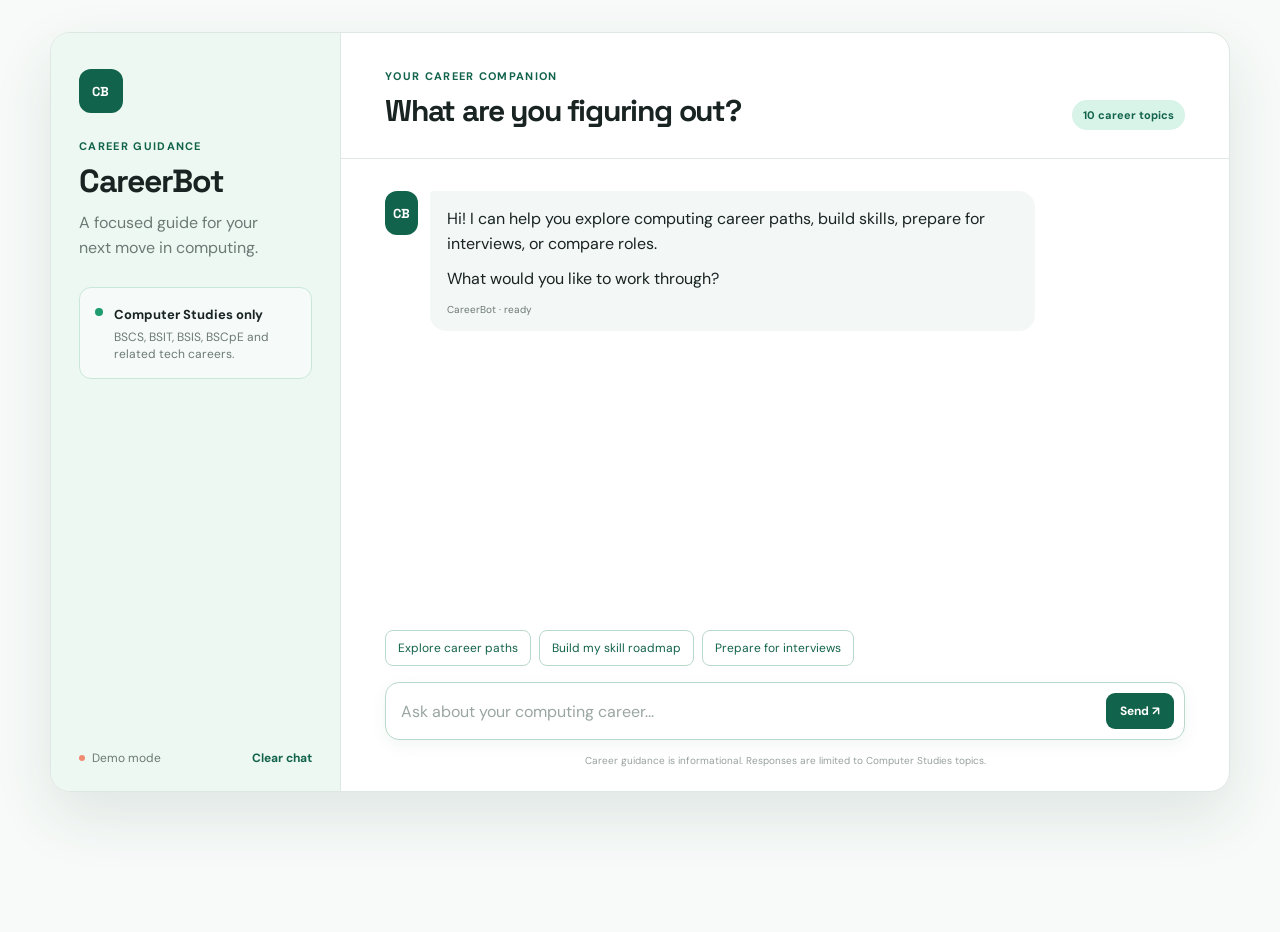
<file: index.html>
<!doctype html>
<html lang="en">
  <head>
    <meta charset="UTF-8" />
    <meta name="viewport" content="width=device-width, initial-scale=1.0" />
    <meta name="description" content="CareerBot career guidance for Computer Studies students." />
    <title>CareerBot | Computer Studies Career Guide</title>
    <link rel="stylesheet" href="styles.css" />
  </head>
  <body>
    <main class="app-shell">
      <aside class="sidebar" aria-label="CareerBot information">
        <div class="brand-mark" aria-hidden="true">CB</div>
        <div>
          <p class="eyebrow">Career guidance</p>
          <h1>CareerBot</h1>
          <p class="intro">A focused guide for your next move in computing.</p>
        </div>

        <div class="scope-note">
          <span class="status-dot" aria-hidden="true"></span>
          <div>
            <strong>Computer Studies only</strong>
            <p>BSCS, BSIT, BSIS, BSCpE and related tech careers.</p>
          </div>
        </div>

        <div class="sidebar-footer">
          <span class="mode-label"><span class="live-dot" aria-hidden="true"></span> Demo mode</span>
          <button id="clearButton" class="text-button" type="button">Clear chat</button>
        </div>
      </aside>

      <section class="chat-panel" aria-label="CareerBot chat">
        <header class="chat-header">
          <div>
            <p class="eyebrow">Your career companion</p>
            <h2>What are you figuring out?</h2>
          </div>
          <div class="header-badge">10 career topics</div>
        </header>

        <div id="messages" class="messages" aria-live="polite" aria-label="Conversation">
          <article class="message bot-message">
            <div class="avatar" aria-hidden="true">CB</div>
            <div class="bubble">
              <p>Hi! I can help you explore computing career paths, build skills, prepare for interviews, or compare roles.</p>
              <p>What would you like to work through?</p>
              <span class="message-meta">CareerBot · ready</span>
            </div>
          </article>
        </div>

        <div class="suggestions" aria-label="Suggested questions">
          <button type="button" data-prompt="What career paths can I take as a BSCS graduate?">Explore career paths</button>
          <button type="button" data-prompt="What skills do I need for data science?">Build my skill roadmap</button>
          <button type="button" data-prompt="How do I prepare for a technical interview?">Prepare for interviews</button>
        </div>

        <form id="chatForm" class="composer">
          <label class="sr-only" for="messageInput">Ask CareerBot a question</label>
          <textarea id="messageInput" rows="1" placeholder="Ask about your computing career..." maxlength="1000" required></textarea>
          <button class="send-button" type="submit" aria-label="Send message">Send <span aria-hidden="true">↗</span></button>
        </form>
        <p class="disclaimer">Career guidance is informational. Responses are limited to Computer Studies topics.</p>
      </section>
    </main>
    <script src="app.js"></script>
  </body>
</html>
</file>
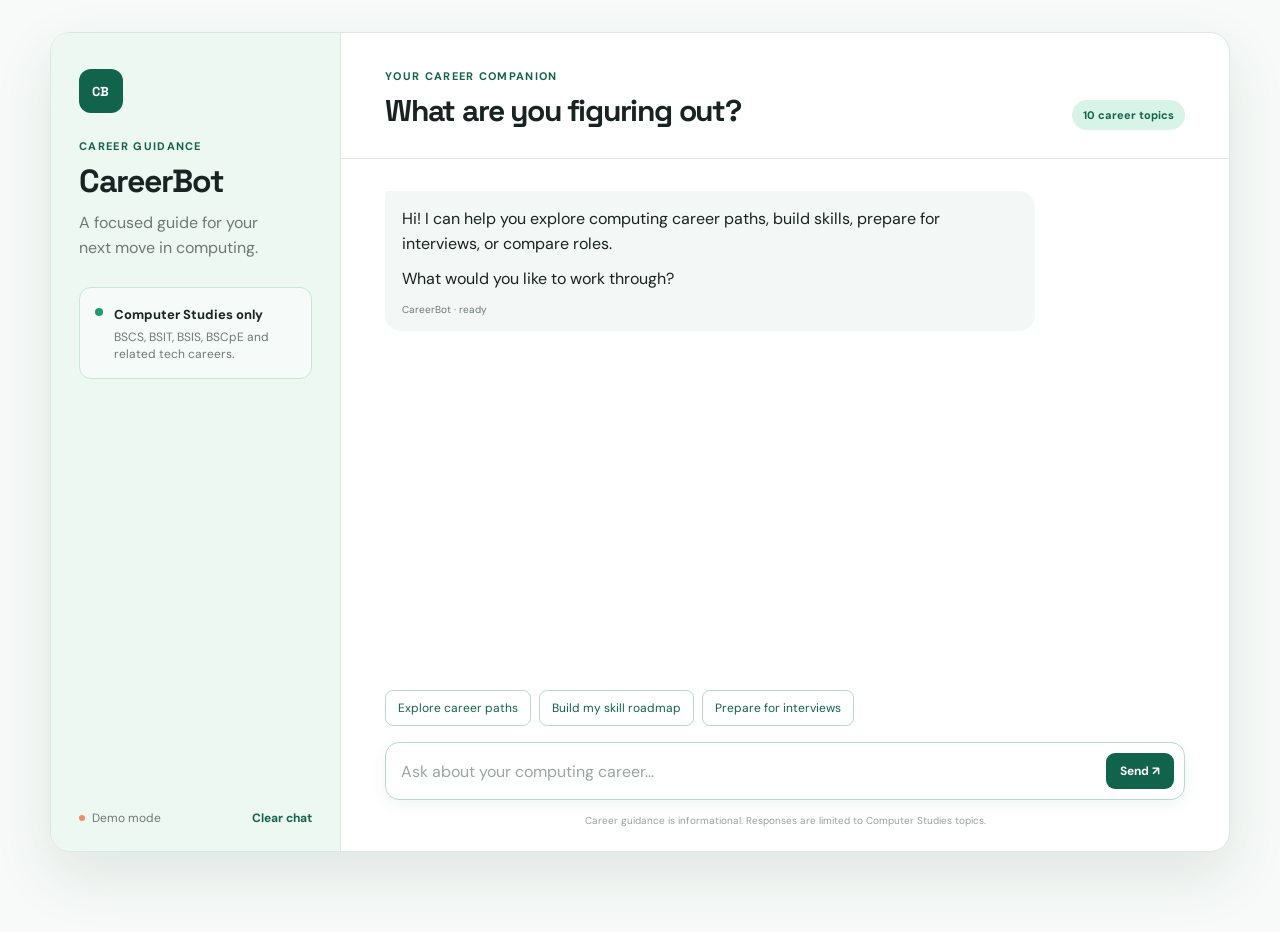
<file: frontend/index.html>
<!doctype html>
<html lang="en">
  <head>
    <meta charset="UTF-8" />
    <meta name="viewport" content="width=device-width, initial-scale=1.0" />
    <meta name="description" content="CareerBot career guidance for Computer Studies students." />
    <title>CareerBot | Computer Studies Career Guide</title>
    <link rel="stylesheet" href="styles.css" />
  </head>
  <body>
    <main class="app-shell">
      <aside class="sidebar" aria-label="CareerBot information">
        <div class="brand-mark" aria-hidden="true">CB</div>
        <div>
          <p class="eyebrow">Career guidance</p>
          <h1>CareerBot</h1>
          <p class="intro">A focused guide for your next move in computing.</p>
        </div>

        <div class="scope-note">
          <span class="status-dot" aria-hidden="true"></span>
          <div>
            <strong>Computer Studies only</strong>
            <p>BSCS, BSIT, BSIS, BSCpE and related tech careers.</p>
          </div>
        </div>

        <div class="sidebar-footer">
          <span class="mode-label"><span class="live-dot" aria-hidden="true"></span> Demo mode</span>
          <button id="clearButton" class="text-button" type="button">Clear chat</button>
        </div>
      </aside>

      <section class="chat-panel" aria-label="CareerBot chat">
        <header class="chat-header">
          <div>
            <p class="eyebrow">Your career companion</p>
            <h2>What are you figuring out?</h2>
          </div>
          <div class="header-badge">10 career topics</div>
        </header>

        <div id="messages" class="messages" aria-live="polite" aria-label="Conversation">
          <article class="message bot-message">
            <div class="bubble">
              <p>Hi! I can help you explore computing career paths, build skills, prepare for interviews, or compare roles.</p>
              <p>What would you like to work through?</p>
              <span class="message-meta">CareerBot · ready</span>
            </div>
          </article>
        </div>

        <div class="suggestions" aria-label="Suggested questions">
          <button type="button" data-prompt="What career paths can I take as a BSCS graduate?">Explore career paths</button>
          <button type="button" data-prompt="What skills do I need for data science?">Build my skill roadmap</button>
          <button type="button" data-prompt="How do I prepare for a technical interview?">Prepare for interviews</button>
        </div>

        <form id="chatForm" class="composer">
          <label class="sr-only" for="messageInput">Ask CareerBot a question</label>
          <textarea id="messageInput" rows="1" placeholder="Ask about your computing career..." maxlength="1000" required></textarea>
          <button class="send-button" type="submit" aria-label="Send message">Send <span aria-hidden="true">↗</span></button>
        </form>
        <p class="disclaimer">Career guidance is informational. Responses are limited to Computer Studies topics.</p>
      </section>
    </main>
    <script src="app.js"></script>
  </body>
</html>
</file>
<file: styles.css>
@import url('https://fonts.googleapis.com/css2?family=DM+Sans:wght@400;500;600;700&family=Space+Grotesk:wght@500;600;700&display=swap');

:root {
  --ink: #182322;
  --muted: #6c7976;
  --line: #dfe7e3;
  --paper: #f7faf8;
  --panel: #ffffff;
  --mint: #d8f3e8;
  --mint-strong: #1f9d70;
  --mint-dark: #12634b;
  --coral: #f08b70;
  --shadow: 0 24px 60px rgba(39, 73, 61, 0.11);
}

* { box-sizing: border-box; }
body {
  margin: 0;
  min-width: 320px;
  min-height: 100vh;
  color: var(--ink);
  background: var(--paper);
  font-family: 'DM Sans', sans-serif;
}
button, textarea { font: inherit; }
button { cursor: pointer; }
.app-shell {
  display: grid;
  grid-template-columns: 290px minmax(0, 1fr);
  width: min(1180px, calc(100% - 48px));
  min-height: min(760px, calc(100vh - 64px));
  margin: 32px auto;
  overflow: hidden;
  background: var(--panel);
  border: 1px solid var(--line);
  border-radius: 20px;
  box-shadow: var(--shadow);
}
.sidebar {
  display: flex;
  flex-direction: column;
  gap: 26px;
  padding: 36px 28px 25px;
  background: #edf8f2;
  border-right: 1px solid var(--line);
}
.brand-mark, .avatar {
  display: grid;
  place-items: center;
  width: 44px;
  height: 44px;
  color: white;
  background: var(--mint-dark);
  border-radius: 12px;
  font-family: 'Space Grotesk', sans-serif;
  font-size: 13px;
  font-weight: 700;
  letter-spacing: .04em;
}
.eyebrow {
  margin: 0 0 8px;
  color: var(--mint-dark);
  font-size: 11px;
  font-weight: 700;
  letter-spacing: .12em;
  text-transform: uppercase;
}
h1, h2 { margin: 0; font-family: 'Space Grotesk', sans-serif; letter-spacing: -.04em; }
h1 { font-size: 32px; }
h2 { font-size: clamp(22px, 3vw, 30px); }
.intro { max-width: 190px; margin: 10px 0 0; color: var(--muted); line-height: 1.55; }
.scope-note {
  display: flex;
  gap: 11px;
  padding: 15px;
  border: 1px solid #c8e7d8;
  border-radius: 12px;
  background: rgba(255,255,255,.55);
}
.status-dot, .live-dot { flex: 0 0 auto; width: 8px; height: 8px; margin-top: 5px; background: var(--mint-strong); border-radius: 50%; }
.scope-note strong { font-size: 13px; }
.scope-note p { margin: 5px 0 0; color: var(--muted); font-size: 12px; line-height: 1.45; }
.sidebar-footer { display: flex; align-items: center; justify-content: space-between; gap: 12px; margin-top: auto; }
.mode-label { display: flex; align-items: center; gap: 7px; color: var(--muted); font-size: 12px; }
.live-dot { width: 6px; height: 6px; margin: 0; background: var(--coral); }
.text-button { padding: 0; color: var(--mint-dark); background: transparent; border: 0; font-size: 12px; font-weight: 700; }
.text-button:hover { text-decoration: underline; }
.chat-panel { display: flex; flex-direction: column; min-width: 0; }
.chat-header { display: flex; align-items: flex-end; justify-content: space-between; gap: 24px; padding: 36px 44px 28px; border-bottom: 1px solid var(--line); }
.header-badge { padding: 8px 11px; color: var(--mint-dark); background: var(--mint); border-radius: 99px; font-size: 11px; font-weight: 700; white-space: nowrap; }
.messages { flex: 1; min-height: 350px; overflow-y: auto; padding: 32px 44px 18px; }
.message { display: flex; gap: 12px; max-width: 650px; margin-bottom: 24px; animation: rise .35s ease both; }
.user-message { margin-left: auto; flex-direction: row-reverse; }
.user-message .avatar { color: var(--ink); background: #f7d9ce; }
.bubble { padding: 15px 17px; background: #f3f7f5; border-radius: 4px 16px 16px 16px; }
.user-message .bubble { background: var(--mint); border-radius: 16px 4px 16px 16px; }
.bubble p { margin: 0 0 9px; line-height: 1.58; }
.bubble p:last-of-type { margin-bottom: 0; }
.message-meta { display: block; margin-top: 12px; color: var(--muted); font-size: 10px; }
.suggestions { display: flex; flex-wrap: wrap; gap: 8px; padding: 0 44px 16px; }
.suggestions button { padding: 9px 12px; color: var(--mint-dark); background: white; border: 1px solid #b9daca; border-radius: 8px; font-size: 12px; }
.suggestions button:hover { background: var(--mint); }
.composer { display: flex; align-items: flex-end; gap: 12px; margin: 0 44px; padding: 10px 10px 10px 15px; border: 1px solid #b9daca; border-radius: 14px; background: white; box-shadow: 0 5px 16px rgba(29, 89, 67, .06); }
textarea { flex: 1; min-height: 29px; max-height: 110px; resize: none; padding: 6px 0; color: var(--ink); background: transparent; border: 0; outline: 0; line-height: 1.4; }
textarea::placeholder { color: #9aa6a2; }
.send-button { padding: 10px 14px; color: white; background: var(--mint-dark); border: 0; border-radius: 9px; font-size: 12px; font-weight: 700; }
.send-button:hover { background: #0c503d; }
.disclaimer { margin: 14px 44px 24px; color: #96a19e; font-size: 10px; text-align: center; }
.sr-only { position: absolute; width: 1px; height: 1px; padding: 0; overflow: hidden; clip: rect(0,0,0,0); white-space: nowrap; border: 0; }
@keyframes rise { from { opacity: 0; transform: translateY(6px); } to { opacity: 1; transform: translateY(0); } }
@media (max-width: 760px) {
  .app-shell { grid-template-columns: 1fr; width: 100%; min-height: 100vh; margin: 0; border: 0; border-radius: 0; }
  .sidebar { gap: 13px; padding: 22px 20px 18px; border-right: 0; border-bottom: 1px solid var(--line); }
  .brand-mark { width: 38px; height: 38px; }
  .intro { display: none; }
  .scope-note { display: none; }
  .sidebar-footer { margin-top: 7px; }
  .chat-header { align-items: flex-start; padding: 24px 20px 20px; }
  .header-badge { display: none; }
  .messages { padding: 24px 20px 12px; }
  .suggestions { padding: 0 20px 14px; }
  .composer { margin: 0 20px; }
  .disclaimer { margin: 12px 20px 18px; }
}
</file>
<file: frontend/styles.css>
@import url('https://fonts.googleapis.com/css2?family=DM+Sans:wght@400;500;600;700&family=Space+Grotesk:wght@500;600;700&display=swap');

:root {
  --ink: #182322;
  --muted: #6c7976;
  --line: #dfe7e3;
  --paper: #f7faf8;
  --panel: #ffffff;
  --mint: #d8f3e8;
  --mint-strong: #1f9d70;
  --mint-dark: #12634b;
  --coral: #f08b70;
  --shadow: 0 24px 60px rgba(39, 73, 61, 0.11);
}

* { box-sizing: border-box; }
body {
  margin: 0;
  min-width: 320px;
  min-height: 100vh;
  color: var(--ink);
  background: var(--paper);
  font-family: 'DM Sans', sans-serif;
}
button, textarea { font: inherit; }
button { cursor: pointer; }
.app-shell {
  display: grid;
  grid-template-columns: 290px minmax(0, 1fr);
  width: min(1180px, calc(100% - 48px));
  height: min(820px, calc(100vh - 64px));
  min-height: 620px;
  margin: 32px auto;
  overflow: hidden;
  background: var(--panel);
  border: 1px solid var(--line);
  border-radius: 20px;
  box-shadow: var(--shadow);
}
.sidebar {
  display: flex;
  flex-direction: column;
  gap: 26px;
  padding: 36px 28px 25px;
  background: #edf8f2;
  border-right: 1px solid var(--line);
}
.brand-mark, .avatar {
  display: grid;
  place-items: center;
  width: 44px;
  height: 44px;
  color: white;
  background: var(--mint-dark);
  border-radius: 12px;
  font-family: 'Space Grotesk', sans-serif;
  font-size: 13px;
  font-weight: 700;
  letter-spacing: .04em;
}
.eyebrow {
  margin: 0 0 8px;
  color: var(--mint-dark);
  font-size: 11px;
  font-weight: 700;
  letter-spacing: .12em;
  text-transform: uppercase;
}
h1, h2 { margin: 0; font-family: 'Space Grotesk', sans-serif; letter-spacing: -.04em; }
h1 { font-size: 32px; }
h2 { font-size: clamp(22px, 3vw, 30px); }
.intro { max-width: 190px; margin: 10px 0 0; color: var(--muted); line-height: 1.55; }
.scope-note {
  display: flex;
  gap: 11px;
  padding: 15px;
  border: 1px solid #c8e7d8;
  border-radius: 12px;
  background: rgba(255,255,255,.55);
}
.status-dot, .live-dot { flex: 0 0 auto; width: 8px; height: 8px; margin-top: 5px; background: var(--mint-strong); border-radius: 50%; }
.scope-note strong { font-size: 13px; }
.scope-note p { margin: 5px 0 0; color: var(--muted); font-size: 12px; line-height: 1.45; }
.sidebar-footer { display: flex; align-items: center; justify-content: space-between; gap: 12px; margin-top: auto; }
.mode-label { display: flex; align-items: center; gap: 7px; color: var(--muted); font-size: 12px; }
.live-dot { width: 6px; height: 6px; margin: 0; background: var(--coral); }
.text-button { padding: 0; color: var(--mint-dark); background: transparent; border: 0; font-size: 12px; font-weight: 700; }
.text-button:hover { text-decoration: underline; }
.chat-panel { display: flex; flex-direction: column; min-width: 0; min-height: 0; }
.chat-header { display: flex; align-items: flex-end; justify-content: space-between; gap: 24px; padding: 36px 44px 28px; border-bottom: 1px solid var(--line); }
.header-badge { padding: 8px 11px; color: var(--mint-dark); background: var(--mint); border-radius: 99px; font-size: 11px; font-weight: 700; white-space: nowrap; }
.messages { flex: 1 1 auto; min-height: 0; overflow-y: auto; overscroll-behavior: contain; padding: 32px 44px 18px; }
.message { display: flex; gap: 12px; max-width: 650px; margin-bottom: 24px; animation: rise .35s ease both; }
.user-message { margin-left: auto; flex-direction: row-reverse; }
.user-message .avatar { color: var(--ink); background: #f7d9ce; }
.bubble { padding: 15px 17px; background: #f3f7f5; border-radius: 4px 16px 16px 16px; }
.user-message .bubble { background: var(--mint); border-radius: 16px 4px 16px 16px; }
.bubble p { margin: 0 0 9px; line-height: 1.58; }
.bubble p:last-of-type { margin-bottom: 0; }
.message-meta { display: block; margin-top: 12px; color: var(--muted); font-size: 10px; }
.suggestions { display: flex; flex-wrap: wrap; gap: 8px; padding: 0 44px 16px; }
.suggestions button { padding: 9px 12px; color: var(--mint-dark); background: white; border: 1px solid #b9daca; border-radius: 8px; font-size: 12px; }
.suggestions button:hover { background: var(--mint); }
.composer { display: flex; align-items: flex-end; gap: 12px; margin: 0 44px; padding: 10px 10px 10px 15px; border: 1px solid #b9daca; border-radius: 14px; background: white; box-shadow: 0 5px 16px rgba(29, 89, 67, .06); }
textarea { flex: 1; min-height: 29px; max-height: 110px; resize: none; padding: 6px 0; color: var(--ink); background: transparent; border: 0; outline: 0; line-height: 1.4; }
textarea::placeholder { color: #9aa6a2; }
.send-button { padding: 10px 14px; color: white; background: var(--mint-dark); border: 0; border-radius: 9px; font-size: 12px; font-weight: 700; }
.send-button:hover { background: #0c503d; }
.disclaimer { margin: 14px 44px 24px; color: #96a19e; font-size: 10px; text-align: center; }
.sr-only { position: absolute; width: 1px; height: 1px; padding: 0; overflow: hidden; clip: rect(0,0,0,0); white-space: nowrap; border: 0; }
@keyframes rise { from { opacity: 0; transform: translateY(6px); } to { opacity: 1; transform: translateY(0); } }
@media (max-width: 760px) {
  body { background: var(--panel); }
  .app-shell { grid-template-columns: 1fr; width: 100%; height: 100dvh; min-height: 560px; margin: 0; border: 0; border-radius: 0; }
  .sidebar { gap: 13px; padding: 22px 20px 18px; border-right: 0; border-bottom: 1px solid var(--line); }
  .brand-mark { width: 38px; height: 38px; }
  .intro { display: none; }
  .scope-note { display: none; }
  .sidebar-footer { margin-top: 7px; }
  .chat-header { align-items: flex-start; padding: 24px 20px 20px; }
  .header-badge { display: none; }
  .messages { min-height: 0; padding: 24px 20px 12px; }
  .message { max-width: 92%; }
  .suggestions { flex-wrap: nowrap; overflow-x: auto; padding: 0 20px 14px; scrollbar-width: none; }
  .suggestions::-webkit-scrollbar { display: none; }
  .suggestions button { flex: 0 0 auto; }
  .composer { margin: 0 20px; }
  .disclaimer { margin: 12px 20px 18px; }
}
@media (max-width: 430px) {
  .sidebar { padding: 16px 16px 14px; }
  .chat-header { padding: 18px 16px 16px; }
  .messages { padding-right: 16px; padding-left: 16px; }
  .suggestions { padding-right: 16px; padding-left: 16px; }
  .composer { margin-right: 16px; margin-left: 16px; }
  .disclaimer { margin-right: 16px; margin-left: 16px; }
  .bubble { padding: 13px 14px; }
  .send-button { padding: 10px 12px; }
}
</file>
